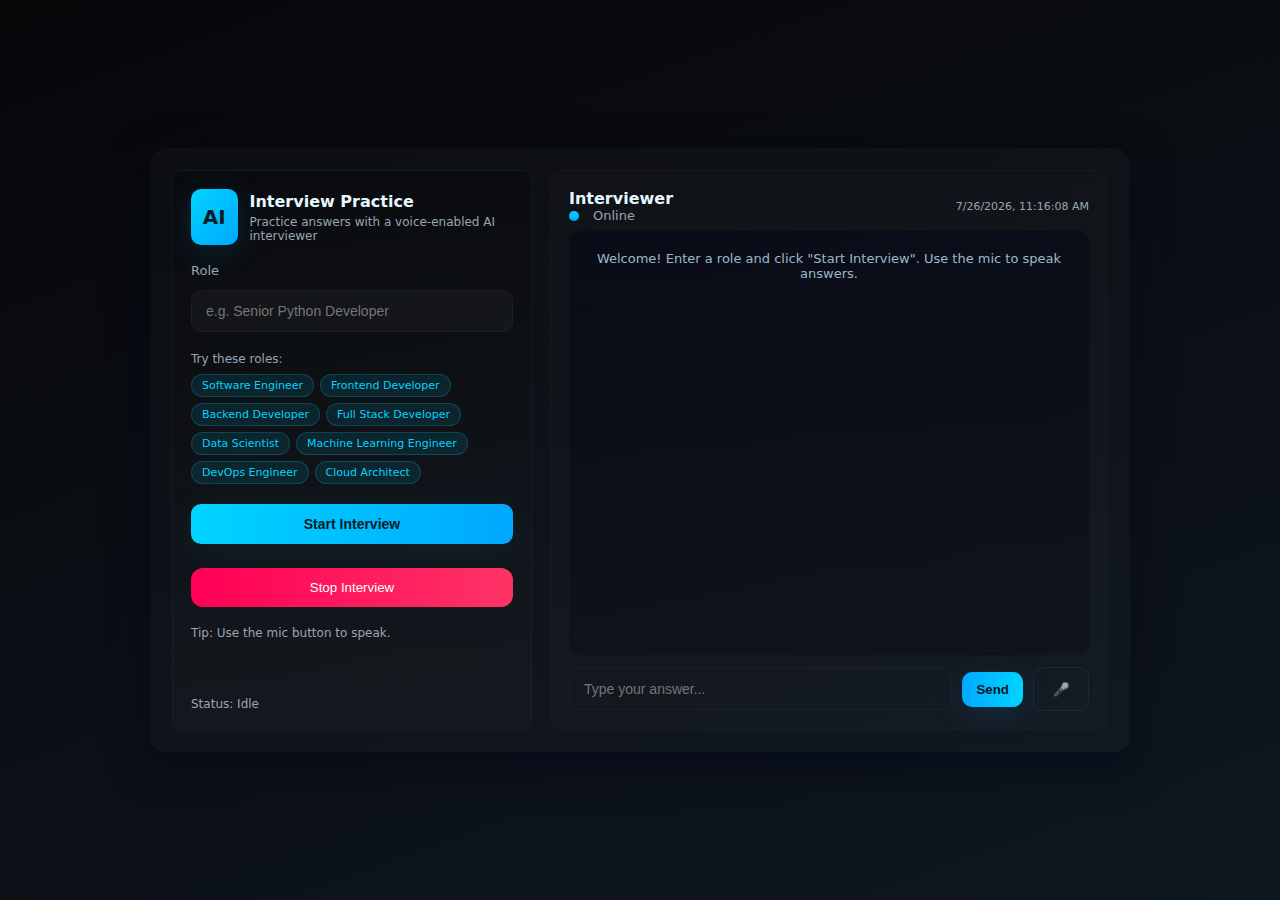
<file: frontend/index.html>
<!DOCTYPE html>
<html lang="en">
<head>
  <meta charset="utf-8" />
  <meta name="viewport" content="width=device-width,initial-scale=1" />
  <title>Interview Practice Partner — Neon</title>

  <!-- Neon / Cyber theme (black + neon blue) -->
  <style>
   :root{
  --bg-1:#07070a;        /* deep black */
  --bg-2:#0f1720;        /* slightly lighter */
  --panel:#0b1220;       /* panel dark */
  --neon:#00d4ff;        /* neon cyan/blue */
  --neon-2:#00a8ff;      /* slightly darker neon */
  --muted:#97a6b2;       /* muted grey */
  --accent-glow: 0 6px 40px rgba(0,212,255,0.08), inset 0 1px 0 rgba(255,255,255,0.02);
  --glass: rgba(255,255,255,0.03);
  --radius:12px;
  --shadow-lg: 0 12px 40px rgba(2,6,23,0.6);
  font-family: Inter, ui-sans-serif, system-ui, -apple-system, "Segoe UI", Roboto, "Helvetica Neue", Arial;
}

*{box-sizing:border-box}
html,body{height:100%;margin:0;background:linear-gradient(160deg,var(--bg-1) 0%,var(--bg-2) 100%);color:#e6f7ff}
.wrap{
  min-height:100vh;
  display:flex;
  align-items:center;
  justify-content:center;
  padding:36px;
  gap:24px;
}
/* Neon alert overlay */
.neon-alert-overlay {
    position: fixed;
    top:0; left:0; width:100%; height:100%;
    background: rgba(0,0,0,0.85);
    display:flex;
    justify-content:center;
    align-items:center;
    z-index:1000;
}

.neon-alert {
    background: rgba(0,0,0,0.95);
    border:1px solid #00d4ff;
    border-radius:16px;
    padding:24px;
    max-width: 360px;
    text-align:center;
    color:#fff;
}
.neon-alert-icon {
    font-size: 48px; /* make it bigger */
    color: #00d4ff;  /* neon color */
    margin-bottom: 10px;
}

.neon-alert button {
    background: linear-gradient(90deg,#00d4ff,#00a8ff);
    border:none;
    color:#04202a;
    padding:10px 18px;
    border-radius:12px;
    cursor:pointer;
    font-weight:700;
    margin-top:16px;
}

/* Card */
.card{
  width:980px;
  max-width:96%;
  background:linear-gradient(180deg, rgba(255,255,255,0.02), rgba(255,255,255,0.015));
  border-radius:16px;
  padding:22px;
  box-shadow:var(--shadow-lg);
  display:grid;
  grid-template-columns: 360px 1fr;
  gap:18px;
  overflow:hidden;
}

/* LEFT: controls / role / instructions */
.left{
  padding:18px;
  border-radius:12px;
  background:linear-gradient(180deg, rgba(0,0,0,0.22), rgba(255,255,255,0.02));
  border:1px solid rgba(0,168,255,0.08);
  display:flex;
  flex-direction:column;
  gap:12px;
  align-items:stretch;
}

.brand{
  display:flex;
  gap:12px;
  align-items:center;
}
.logo{
  width:56px;height:56px;border-radius:10px;
  background:linear-gradient(135deg,var(--neon),var(--neon-2));
  box-shadow:0 6px 30px rgba(0,168,255,0.16);
  display:flex;align-items:center;justify-content:center;font-weight:700;color:#041b23;font-size:20px;
}
.brand h2{margin:0;font-size:16px}
.brand p{margin:0;font-size:12px;color:var(--muted)}

label{font-size:13px;color:var(--muted);margin-top:6px}
input[type="text"]{
  padding:12px 14px;border-radius:10px;border:1px solid rgba(255,255,255,0.04);
  background:var(--glass);color:#eafcff;outline:none;font-size:14px;
  transition: box-shadow .18s, border-color .18s;
}
input[type="text"]:focus{
  box-shadow: 0 6px 30px rgba(0,212,255,0.06);
  border-color: rgba(0,212,255,0.28);
}

.start-btn{
  margin-top:8px;padding:12px;border-radius:10px;background:linear-gradient(90deg,var(--neon),var(--neon-2));
  color:#04202a;border:none;font-weight:700;cursor:pointer;font-size:14px;
  box-shadow:var(--accent-glow);
}
.note{font-size:12px;color:var(--muted);line-height:1.35}

/* Role Suggestions */
.suggestions {
    margin-top: 8px;
}

.suggestion-title {
    font-size: 12px;
    color: var(--muted);
    margin-bottom: 8px;
}

.suggestion-chips {
    display: flex;
    flex-wrap: wrap;
    gap: 6px;
}

.suggestion-chip {
    background: rgba(0, 212, 255, 0.1);
    border: 1px solid rgba(0, 212, 255, 0.2);
    border-radius: 16px;
    padding: 4px 10px;
    font-size: 11px;
    color: var(--neon);
    cursor: pointer;
    transition: all 0.3s ease;
}

.suggestion-chip:hover {
    background: rgba(0, 212, 255, 0.2);
    transform: translateY(-1px);
}

/* Right: chat column */
.right{
  padding:18px;border-radius:12px;background:linear-gradient(180deg, rgba(255,255,255,0.01), rgba(255,255,255,0.015));
  border:1px solid rgba(255,255,255,0.02);display:flex;flex-direction:column;height:560px;
}

.chat-header{
  display:flex;align-items:center;justify-content:space-between;margin-bottom:8px;
}
.chat-header h3{margin:0;font-size:16px}
.status{
  font-size:13px;color:var(--muted);display:flex;gap:8px;align-items:center;
}
.dot{
  width:10px;height:10px;border-radius:50%;
  background:linear-gradient(180deg,var(--neon),var(--neon-2));
  box-shadow:0 6px 18px rgba(0,212,255,0.12);
}

/* chat area */
#chat{
  flex:1;padding:14px;border-radius:10px;background:linear-gradient(180deg, rgba(2,6,23,0.5), rgba(2,6,23,0.3));
  overflow:auto; display:flex;flex-direction:column;gap:12px;
}

.msg{
  max-width:78%;padding:12px 14px;border-radius:12px;word-wrap:break-word;line-height:1.35;animation:slideUp 220ms ease;
}
@keyframes slideUp{from{opacity:0;transform:translateY(6px)}to{opacity:1;transform:none}}
.msg.agent{
  background:linear-gradient(180deg, rgba(4,20,28,0.5), rgba(4,20,28,0.3));
  border:1px solid rgba(0,168,255,0.06);
  color:#dff9ff;
  align-self:flex-start;
  box-shadow: 0 6px 24px rgba(0,0,0,0.45);
}
.msg.you{
  background:linear-gradient(180deg, rgba(255,255,255,0.06), rgba(255,255,255,0.02));
  color:#a9eeff;
  align-self:flex-end;
  border:1px solid rgba(255,255,255,0.04);
  box-shadow: 0 10px 30px rgba(0,0,0,0.45);
}

.meta{font-size:12px;color:var(--muted);margin-bottom:6px}
.assistant-name{display:flex;gap:8px;align-items:center;font-weight:700;color:var(--neon)}
.time{font-size:11px;color:var(--muted)}

/* input row */
.controls{
  margin-top:14px;display:flex;gap:10px;align-items:center;
}

.text-input{
  flex:1;display:flex;gap:8px;align-items:center;
}
.text-input input{
  width:100%;
  padding:12px 14px;border-radius:10px;border:1px solid rgba(255,255,255,0.03);
  background:transparent;color:#eaffff;font-size:14px;
}

.btn{
  padding:10px 14px;border-radius:10px;border:none;font-weight:700;cursor:pointer;
}

.send-btn{
  background:linear-gradient(90deg,var(--neon-2),var(--neon));
  color:#051a21;
  box-shadow: 0 8px 30px rgba(0,168,255,0.14);
}

.mic-btn{
  background:transparent;border:1px solid rgba(0,168,255,0.14);color:var(--neon);width:56px;height:44px;border-radius:10px;display:flex;align-items:center;justify-content:center;
}

.mic-btn.listening{
  background:linear-gradient(90deg,var(--neon),var(--neon-2));color:#041a21;box-shadow:0 12px 48px rgba(0,168,255,0.12);
  animation:micPulse 1.1s infinite;
}
@keyframes micPulse{
  0%{transform:translateY(0) scale(1)}
  50%{transform:translateY(-2px) scale(1.02)}
  100%{transform:translateY(0) scale(1)}
}

.typing{
  display:flex;gap:6px;align-items:center;padding:8px 10px;border-radius:10px;background:rgba(255,255,255,0.02);width:max-content;
}
.dot-anim{width:8px;height:8px;border-radius:50%;background:var(--neon);opacity:0.9;animation:bounce 1s infinite}
.dot-anim.two{animation-delay:0.12s}
.dot-anim.three{animation-delay:0.24s}
@keyframes bounce{0%{transform:translateY(0);opacity:0.4}50%{transform:translateY(-6px);opacity:1}100%{transform:translateY(0);opacity:0.4}}

/* Custom Neon Alert Styles */
.neon-alert-overlay {
    position: fixed;
    top: 0;
    left: 0;
    width: 100%;
    height: 100%;
    background: rgba(7, 7, 10, 0.85);
    backdrop-filter: blur(8px);
    display: flex;
    align-items: center;
    justify-content: center;
    z-index: 1000;
    animation: fadeIn 0.3s ease;
}

.neon-alert {
    background: linear-gradient(180deg, rgba(11, 18, 32, 0.95), rgba(15, 23, 32, 0.95));
    border: 1px solid rgba(0, 212, 255, 0.2);
    border-radius: 16px;
    padding: 28px;
    width: 380px;
    max-width: 90%;
    box-shadow: 
        0 20px 60px rgba(2, 6, 23, 0.8),
        0 0 0 1px rgba(0, 212, 255, 0.1),
        inset 0 1px 0 rgba(255, 255, 255, 0.05);
    animation: slideUpAlert 0.4s cubic-bezier(0.175, 0.885, 0.32, 1.275);
    position: relative;
    overflow: hidden;
}

.neon-alert::before {
    content: '';
    position: absolute;
    top: 0;
    left: 0;
    right: 0;
    height: 2px;
    background: linear-gradient(90deg, var(--neon), var(--neon-2));
    animation: pulseGlow 2s infinite;
}

.neon-alert-icon {
    width: 60px;
    height: 60px;
    margin: 0 auto 20px;
    background: linear-gradient(135deg, rgba(0, 212, 255, 0.1), rgba(0, 168, 255, 0.05));
    border: 1px solid rgba(0, 212, 255, 0.2);
    border-radius: 50%;
    display: flex;
    align-items: center;
    justify-content: center;
    font-size: 24px;
    color: var(--neon);
    box-shadow: 0 8px 32px rgba(0, 212, 255, 0.15);
}

.neon-alert h3 {
    margin: 0 0 12px 0;
    font-size: 18px;
    font-weight: 700;
    text-align: center;
    background: linear-gradient(90deg, var(--neon), var(--neon-2));
    -webkit-background-clip: text;
    -webkit-text-fill-color: transparent;
    background-clip: text;
}

.neon-alert p {
    margin: 0 0 24px 0;
    text-align: center;
    color: var(--muted);
    font-size: 14px;
    line-height: 1.5;
}

.neon-alert-buttons {
    display: flex;
    gap: 12px;
    justify-content: center;
}

.neon-alert-btn {
    padding: 12px 24px;
    border: none;
    border-radius: 10px;
    font-weight: 700;
    font-size: 14px;
    cursor: pointer;
    transition: all 0.3s ease;
    min-width: 100px;
}

.neon-alert-btn.confirm {
    background: linear-gradient(90deg, var(--neon), var(--neon-2));
    color: #04202a;
    box-shadow: var(--accent-glow);
}

.neon-alert-btn.confirm:hover {
    transform: translateY(-2px);
    box-shadow: 0 12px 40px rgba(0, 212, 255, 0.25);
}

.neon-alert-btn.confirm:active {
    transform: translateY(0);
}

@keyframes fadeIn {
    from { opacity: 0; }
    to { opacity: 1; }
}

@keyframes slideUpAlert {
    from { 
        opacity: 0;
        transform: translateY(30px) scale(0.95);
    }
    to { 
        opacity: 1;
        transform: translateY(0) scale(1);
    }
}

@keyframes pulseGlow {
    0%, 100% { opacity: 1; }
    50% { opacity: 0.7; }
}

/* small screens */
@media (max-width:880px){
  .card{grid-template-columns:1fr; width:95%}
  .left{order:2}
  .right{order:1;height:640px}
}
  </style>
</head>
<body>
  <div class="wrap">
    <div class="card" role="application" aria-label="Interview Practice Partner">
      <!-- LEFT -->
      <div class="left" aria-hidden="false">
        <div class="brand">
          <div class="logo">AI</div>
          <div>
            <h2>Interview Practice</h2>
            <p style="margin-top:4px;color:var(--muted)">Practice answers with a voice-enabled AI interviewer</p>
          </div>
        </div>

        <label for="role">Role</label>
        <input id="role" type="text" placeholder="e.g. Senior Python Developer">

        <!-- Role Suggestions -->
        <div class="suggestions">
          <div class="suggestion-title">Try these roles:</div>
          <div class="suggestion-chips" id="suggestionChips">
            <!-- Chips will be added by JavaScript -->
          </div>
        </div>

        <button id="startBtn" class="start-btn" title="Start interview session">Start Interview</button>
<!-- STOP INTERVIEW BUTTON -->
<button id="stopBtn" style="background: linear-gradient(90deg,#ff0055,#ff3366); color:#fff; padding:12px 20px; border:none; border-radius:12px; cursor:pointer; margin-top:12px;">
  Stop Interview
</button>

        <div class="note" style="margin-top:6px">
          Tip: Use the mic button to speak. 
        </div>

        <div style="margin-top:auto;font-size:12px;color:var(--muted)">
          <div style="display:flex;justify-content:space-between;align-items:center">
           
          </div>
          <div style="margin-top:10px;font-size:12px">Status: <span class="status-text" style="color:var(--muted)">Idle</span></div>
        </div>
      </div>

      <!-- RIGHT: Chat -->
      <div class="right" role="region" aria-live="polite">
        <div class="chat-header">
          <div>
            <h3>Interviewer</h3>
            <div class="status"><div class="dot" aria-hidden="true"></div><span style="color:var(--muted);margin-left:6px">Online</span></div>
          </div>
          <div class="time" id="localTime"></div>
        </div>

        <div id="chat" aria-atomic="false" aria-relevant="additions"></div>

        <div class="controls" style="margin-top:12px">
          <div class="text-input">
            <input id="userInput" type="text" placeholder="Type your answer...">
          </div>

          <button id="sendBtn" class="btn send-btn" aria-label="Send message">Send</button>
          <button id="micBtn" class="mic-btn" aria-label="Toggle microphone">🎤</button>
        </div>
      </div>

    </div>
  </div>

  <script>
// =========================================================
// Elements
// =========================================================
const roleInput = document.getElementById("role");
const startBtn = document.getElementById("startBtn");
const chatDiv = document.getElementById("chat");
const userInput = document.getElementById("userInput");
const sendBtn = document.getElementById("sendBtn");
const micBtn = document.getElementById("micBtn");
const statusText = document.querySelector('.status-text');
const localTime = document.getElementById('localTime');

// =========================================================
// Global variables
// =========================================================
let sessionId = null;
let isListening = false;

// =========================================================
// Update local time display
// =========================================================
function updateTime() { 
    localTime.textContent = new Date().toLocaleString(); 
}
setInterval(updateTime, 60 * 1000);
updateTime();

// =========================================================
// Stop all TTS
// =========================================================
function stopTTS() {
    speechSynthesis.cancel();
}

// =========================================================
// Speech Recognition Setup
// =========================================================
const SpeechRecognition = window.SpeechRecognition || window.webkitSpeechRecognition;
let recognition = null;

if (SpeechRecognition) {
    recognition = new SpeechRecognition();
    recognition.lang = "en-US";
    recognition.interimResults = false;
    recognition.continuous = false;   // CHANGED: Set to false to prevent auto-send

    recognition.onstart = () => {
        isListening = true;
        micBtn.classList.add("listening");
        micBtn.textContent = '●';
    };

    recognition.onend = () => {
        isListening = false;
        micBtn.classList.remove("listening");
        micBtn.textContent = '🎤';
    };

    recognition.onerror = (e) => {
        console.error("Speech Error:", e);
        appendSystem('Speech recognition error: ' + (e.error || 'unknown'));
    };

    recognition.onresult = (event) => {
        let transcript = "";

        for (let i = 0; i < event.results.length; i++) {
            transcript += event.results[i][0].transcript + " ";
        }

        userInput.value = transcript.trim();  // Only put text into input
        // NO AUTO SEND - user must click send button
    };
} else {
    alert("Speech Recognition not supported in this browser.");
    micBtn.disabled = true;
    appendSystem('Speech Recognition not supported in this browser.');
}

// =========================================================
// Custom Neon Alert
// =========================================================
function showNeonAlert(message, title = "Attention") {
    return new Promise((resolve) => {
        // Create overlay
        const overlay = document.createElement('div');
        overlay.className = 'neon-alert-overlay';
        
        // Create alert
        const alert = document.createElement('div');
        alert.className = 'neon-alert';
        alert.innerHTML = `
            <div class="neon-alert-icon">⚠️</div>
            <h3>${title}</h3>
            <p>${message}</p>
            <div class="neon-alert-buttons">
                <button class="neon-alert-btn confirm">Got it</button>
            </div>
        `;
        
        overlay.appendChild(alert);
        document.body.appendChild(overlay);
        
        // Focus the button for accessibility
        const confirmBtn = alert.querySelector('.confirm');
        confirmBtn.focus();
        
        // Handle confirm button click
        confirmBtn.addEventListener('click', () => {
            document.body.removeChild(overlay);
            resolve(true);
        });
        
        // Handle overlay click (close when clicking outside)
        overlay.addEventListener('click', (e) => {
            if (e.target === overlay) {
                document.body.removeChild(overlay);
                resolve(true);
            }
        });
        
        // Handle Escape key
        const handleKeydown = (e) => {
            if (e.key === 'Escape') {
                document.body.removeChild(overlay);
                document.removeEventListener('keydown', handleKeydown);
                resolve(true);
            }
        };
        
        document.addEventListener('keydown', handleKeydown);
    });
}

// =========================================================
// Role Validation
// =========================================================
function isValidRole(role) {
    if (!role || role.trim().length < 2) return false;
    
    const roleLower = role.toLowerCase().trim();
    
    // Common invalid inputs (names, greetings, etc.)
    const invalidPatterns = [
        // Common names and greetings
        /\b(hi|hello|hey|my name is|i am|this is)\b/i,
        /\b(mr|ms|mrs|dr|prof)\b\.?\s+\w+/i,
        // Single words that are likely names
        /\b(john|jane|smith|doe|alex|mike|david|sarah|emma|lucas)\b/i,
        // Too short or generic
        /^\w+$/i // Single word only
    ];
    
    // Check for invalid patterns
    for (const pattern of invalidPatterns) {
        if (pattern.test(roleLower)) {
            return false;
        }
    }
    
    // Check if it looks like a job role (positive patterns)
    const jobRoleIndicators = [
        // Job titles with common prefixes/suffixes
        /\b(senior|junior|lead|principal|staff|associate|assistant)\b/i,
        /\b(engineer|developer|analyst|manager|specialist|consultant|architect)\b/i,
        /\b(director|head|chief|officer|president|vice president)\b/i,
        /\b(designer|researcher|scientist|advisor|coordinator)\b/i,
        // Common role patterns
        /\w+\s+\w+/i, // At least two words
        /.+[eE]ngineer$/i,
        /.+[dD]eveloper$/i,
        /.+[mM]anager$/i,
        /.+[aA]nalyst$/i,
        /.+[dD]esigner$/i
    ];
    
    // If it matches at least one job role indicator, consider it valid
    for (const indicator of jobRoleIndicators) {
        if (indicator.test(roleLower)) {
            return true;
        }
    }
    
    // If it's a longer description that might be a role
    if (roleLower.split(/\s+/).length >= 3) {
        return true;
    }
    
    return false;
}

// =========================================================
// Get Role Suggestions
// =========================================================
function getRoleSuggestions() {
    return [
        "Software Engineer",
        "Frontend Developer",
        "Backend Developer",
        "Full Stack Developer",
        "Data Scientist",
        "Machine Learning Engineer",
        "DevOps Engineer",
        "Cloud Architect",
        "Product Manager",
        "Project Manager",
        "UX Designer",
        "UI Designer",
        "Data Analyst",
        "Business Analyst",
        "System Administrator",
        "Network Engineer",
        "Security Analyst",
        "QA Engineer",
        "Mobile Developer",
        "Web Developer",
        "Database Administrator",
        "Technical Lead",
        "Solution Architect",
        "Scrum Master",
        "Product Owner"
    ];
}

// =========================================================
// Initialize Role Suggestions
// =========================================================
function initializeRoleSuggestions() {
    const chipsContainer = document.getElementById('suggestionChips');
    if (!chipsContainer) return;
    
    const suggestions = getRoleSuggestions().slice(0, 8); // Show 8 suggestions
    
    chipsContainer.innerHTML = '';
    
    suggestions.forEach(role => {
        const chip = document.createElement('div');
        chip.className = 'suggestion-chip';
        chip.textContent = role;
        chip.title = `Click to use: ${role}`;
        
        chip.addEventListener('click', () => {
            roleInput.value = role;
            roleInput.focus();
        });
        
        chipsContainer.appendChild(chip);
    });
}

// =========================================================
// UI Helper Functions
// =========================================================
function appendMessage(sender, message, kind = 'agent') {
    const el = document.createElement('div');
    el.className = 'msg ' + (kind === 'you' ? 'you' : 'agent');
    el.innerHTML = `
        <div class="meta">
            <span class="assistant-name">${sender}</span> 
            <span class="time">${(new Date()).toLocaleTimeString()}</span>
        </div>
        <div class="content">${escapeHtml(message)}</div>
    `;
    chatDiv.appendChild(el);
    chatDiv.scrollTop = chatDiv.scrollHeight;
}

function appendTyping() {
    const el = document.createElement('div');
    el.className = 'msg agent typing-indicator';
    el.id = 'typing-id';
    el.innerHTML = `
        <div class="meta">
            <span class="assistant-name">Interviewer</span> 
            <span class="time">${(new Date()).toLocaleTimeString()}</span>
        </div>
        <div class="typing">
            <div class="dot-anim"></div>
            <div class="dot-anim two"></div>
            <div class="dot-anim three"></div>
        </div>
    `;
    chatDiv.appendChild(el);
    chatDiv.scrollTop = chatDiv.scrollHeight;
}

function removeTyping() {
    const t = document.getElementById('typing-id');
    if (t) t.remove();
}

function appendSystem(text) {
    const el = document.createElement('div');
    el.style.fontSize = '13px';
    el.style.color = '#9fb7c7';
    el.style.textAlign = 'center';
    el.style.margin = '6px 0';
    el.textContent = text;
    chatDiv.appendChild(el);
    chatDiv.scrollTop = chatDiv.scrollHeight;
}

function escapeHtml(unsafe) {
    return unsafe.replace(/[&<"'>]/g, 
        c => ({'&':'&amp;','<':'&lt;','>':'&gt;','"':'&quot;',"'":'&#039;'}[c])
    );
}

// =========================================================
// Start Interview
// =========================================================
startBtn.addEventListener("click", async () => {
    const role = roleInput.value.trim();
    
    // Validate role
    if (!role) {
        await showNeonAlert("Please enter a role to start the interview practice session.", "Role Required");
        roleInput.focus();
        return;
    }
    
    if (!isValidRole(role)) {
        const suggestions = getRoleSuggestions();
        const randomSuggestions = suggestions.sort(() => 0.5 - Math.random()).slice(0, 5);
        
        await showNeonAlert(
            `"${role}" doesn't look like a job role. Please enter a valid job position.<br><br>Try something like:<br>• ${randomSuggestions.join('<br>• ')}`,
            "Invalid Role"
        );
        roleInput.focus();
        roleInput.select();
        return;
    }

    startBtn.disabled = true;
    startBtn.textContent = "Starting...";
    statusText.textContent = "Starting...";

    try {
        const res = await fetch("http://127.0.0.1:8000/start", {
            method: "POST",
            headers: { "Content-Type": "application/json" },
            body: JSON.stringify({ role })
        });

        if (!res.ok) throw new Error('Backend start failed: ' + res.status);
        
        const data = await res.json();
        sessionId = data.session_id;

        appendMessage("Interviewer", data.reply, "agent");
        speak(data.reply);
        statusText.textContent = "Active";

    } catch (err) {
        console.error(err);
        appendSystem('Could not start interview. Check backend (http://127.0.0.1:8000).');
        statusText.textContent = "Error";
    } finally {
        startBtn.disabled = false;
        startBtn.textContent = "Start Interview";
    }
});

// Stop Interview button click
document.getElementById("stopBtn").addEventListener("click", async () => {
    const score = Math.floor(Math.random()*41)+60; // Example score
    const feedback = "Good answers! Focus more on explaining your thought process.";

    // Save to sessionStorage
    sessionStorage.setItem("practiceRole", role);
    sessionStorage.setItem("lastScore", score);
    sessionStorage.setItem("lastFeedback", feedback);

    // Show neon alert
    await showNeonAlert(`Your Score: ${score}<br>Feedback: ${feedback}`, "Interview Summary");

    // Redirect to home page
    window.location.href = "home.html";
});
// Initialize score tracking
let correctAnswers = 0;
let totalQuestions = 5;

// When sending a message or receiving an answer, update score
function evaluateAnswer(answer, expected) {
    if(answer.toLowerCase().includes(expected.toLowerCase())) {
        correctAnswers++;
    }
}



// Neon alert function
function showNeonAlert(message, title="Alert") {
    return new Promise(resolve => {
        const overlay = document.createElement("div");
        overlay.className = "neon-alert-overlay";
        overlay.innerHTML = `
            <div class="neon-alert">
                 <div class="neon-alert-icon">⚠️</div>
                <h3>${title}</h3>
                <p>${message}</p>
                <button id="alertOkBtn">OK</button>
            </div>
        `;
        document.body.appendChild(overlay);

        document.getElementById("alertOkBtn").onclick = () => {
            document.body.removeChild(overlay);
            resolve();
        };
    });
}


// =========================================================
// Send Message (Manual only)
// =========================================================
sendBtn.addEventListener("click", sendMessage);
userInput.addEventListener("keypress", (e) => { 
    if (e.key === "Enter") sendMessage(); 
});

function sendMessage() {
    const text = userInput.value.trim();
    if (!text || !sessionId) {
        if (!text) showNeonAlert("Please enter a message or use the mic to speak", "Message Required");
        return;
    }

    appendMessage("You", text, "you");
    userInput.value = "";

    // Show typing indicator
    appendTyping();
    statusText.textContent = "Thinking...";

    fetch("http://127.0.0.1:8000/message", {
        method: "POST",
        headers: { "Content-Type": "application/json" },
        body: JSON.stringify({ session_id: sessionId, text })
    })
    .then(res => {
        if (!res.ok) throw new Error('Server error: ' + res.status);
        return res.json();
    })
    .then(data => {
        removeTyping();
        appendMessage("Interviewer", data.reply, "agent");
        speak(data.reply);
        statusText.textContent = "Active";
    })
    .catch(err => {
        console.error(err);
        removeTyping();
        appendSystem('Network error while sending message.');
        statusText.textContent = "Error";
    });
}

// =========================================================
// Mic Toggle
// =========================================================
micBtn.addEventListener("click", () => {
    if (!recognition) {
        showNeonAlert("Speech recognition not available", "Microphone Error");
        return;
    }

    stopTTS(); // Stop speaking when mic starts

    if (!isListening) {
        try {
            recognition.start();
        } catch (e) {
            console.error("Error starting recognition:", e);
        }
    } else {
        recognition.stop();
    }
});

// =========================================================
// Browser TTS
// =========================================================
function speak(text) {
    stopTTS();
    const u = new SpeechSynthesisUtterance(text);
    u.lang = "en-US";
    u.rate = 0.95;
    u.pitch = 1;
    
    u.onerror = (event) => {
        console.error("TTS Error:", event);
    };
    
    speechSynthesis.speak(u);
}

// =========================================================
// Initialize with welcome message
// =========================================================
appendSystem('Welcome! Enter a role and click "Start Interview". Use the mic to speak answers.');

// Initialize role suggestions
initializeRoleSuggestions();

// Accessibility: keyboard focus
micBtn.addEventListener('keyup', (e) => { if (e.key === 'Enter') micBtn.click(); });
sendBtn.addEventListener('keyup', (e) => { if (e.key === 'Enter') sendBtn.click(); });
</script>
</body>
</html>
</file>
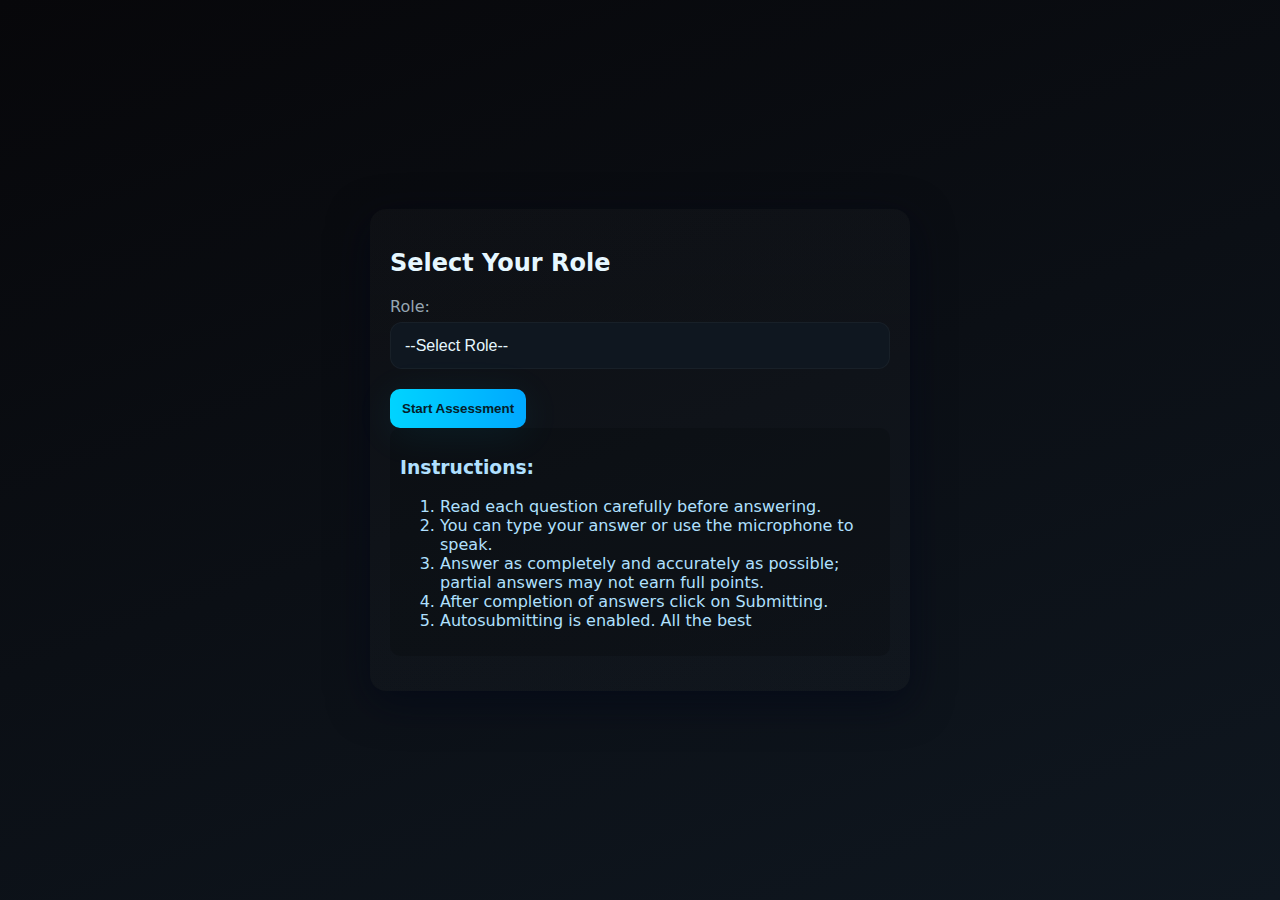
<file: frontend/assessment.html>
<!DOCTYPE html>
<html lang="en">
<head>
<meta charset="UTF-8">
<meta name="viewport" content="width=device-width, initial-scale=1.0">
<title>Assessment - Interview Portal</title>
<style>
:root {
  --bg-1:#07070a;
  --bg-2:#0f1720;
  --neon:#00d4ff;
  --neon-2:#00a8ff;
  --muted:#97a6b2;
  --glass: rgba(255,255,255,0.03);
  --radius:12px;
  --shadow-lg:0 12px 40px rgba(2,6,23,0.6);
  font-family: Inter, ui-sans-serif, system-ui, -apple-system, "Segoe UI", Roboto, "Helvetica Neue", Arial;
}
body{margin:0; min-height:100vh; display:flex; align-items:center; justify-content:center; background:linear-gradient(160deg,var(--bg-1), var(--bg-2)); color:#e6f7ff;}
.container{width:500px; max-width:95%; padding:20px; background:linear-gradient(180deg, rgba(255,255,255,0.02), rgba(255,255,255,0.015)); border-radius:16px; box-shadow:var(--shadow-lg);}
.hidden{display:none;}
label{display:block; margin-top:12px; color:var(--muted);}
select{width:100%; padding:10px; border-radius:10px; border:1px solid rgba(171, 225, 241, 0.04); background:var(--glass); color:#eafcff; margin-top:6px;}
button{margin-top:20px; padding:12px; border:none; border-radius:10px; cursor:pointer; background:linear-gradient(90deg,var(--neon),var(--neon-2)); color:#04202a; font-weight:700; box-shadow:0 6px 40px rgba(0,212,255,0.08);}
.timer{margin-top:10px; font-weight:bold; color:var(--neon);}
.feedback{margin-top:20px; padding:10px; background:rgba(0,0,0,0.15); border-radius:10px;}
.question{margin-top:20px; font-size:16px;}
#progressBar {
  transition: width 0.4s ease;
}

select {
  width: 100%;
  padding: 14px 18px;       /* bigger padding */
  font-size: 16px;          /* bigger text */
  border-radius: var(--radius);
  border: 1px solid rgba(0,212,255,0.2);
  background: rgba(1, 40, 43, 0.3);  /* darker background for visibility */
  color: #8cd7fa;           /* light text for contrast */
  margin-top: 6px;
  appearance: none;         /* remove default arrow styling */
  -webkit-appearance: none;
  -moz-appearance: none;
  text-align: left;         /* align text to left */
}
select {
  width: 100%;
  padding: 14px;
  border-radius: 12px;
  border: 1px solid rgba(255, 255, 255, 0.04);
  background-color: var(--bg-2);  /* Dark background */
  color: #e6f7ff;                 /* Light text */
  font-size: 16px;                 /* Bigger text */
  margin-top: 6px;
  appearance: none;                /* Remove default arrow for consistency */
}

select option {
  background-color: var(--bg-2);  /* Match dropdown background */
  color: #9cd4ee;                 /* Match text color */
  font-size: 16px;
}

/* Optional: Custom arrow */
select::-ms-expand { display: none; } /* Remove arrow in IE/Edge */

/* Optional: Custom dropdown arrow */
select::after {
  content: "▼";
  position: absolute;
  right: 12px;
  pointer-events: none;
  color: var(--neon);
}
/* Neon Alert Overlay */
.neon-alert-overlay {
    position: fixed;
    top: 0;
    left: 0;
    width: 100%;
    height: 100%;
    background: rgba(7, 7, 10, 0.85);
    backdrop-filter: blur(8px);
    display: flex;
    align-items: center;
    justify-content: center;
    z-index: 1000;
}

.neon-alert {
    background: linear-gradient(180deg, rgba(11, 18, 32, 0.95), rgba(15, 23, 32, 0.95));
    border: 1px solid rgba(0, 212, 255, 0.2);
    border-radius: 16px;
    padding: 28px;
    width: 380px;
    max-width: 90%;
    box-shadow: 
        0 20px 60px rgba(2, 6, 23, 0.8),
        0 0 0 1px rgba(0, 212, 255, 0.1),
        inset 0 1px 0 rgba(255, 255, 255, 0.05);
    display: flex;
    flex-direction: column;
    align-items: center;
    gap: 12px;
}

.neon-alert h3 {
    margin: 0;
    font-size: 18px;
    font-weight: 700;
    color: #00d4ff;
}

.neon-alert p {
    margin: 0;
    font-size: 14px;
    color: #97a6b2;
    text-align: center;
}

.neon-alert-btn {
    padding: 12px 24px;
    border-radius: 10px;
    font-weight: 700;
    font-size: 14px;
    cursor: pointer;
    border: none;
    background: linear-gradient(90deg, #00d4ff, #00a8ff);
    color: #04202a;
}

.neon-alert-icon {
    font-size: 48px;
    color: #00d4ff;
    margin-bottom: 10px;
}


</style>
</head>
<body>

<div class="container">
  
  <!-- Role Selection -->
  <div id="roleSelection">
    <h2>Select Your Role</h2>
    <label for="role">Role:</label>
    <select id="role">
      <option value="">--Select Role--</option>
      <option value="frontend">Frontend Developer</option>
      <option value="backend">Backend Developer</option>
      <option value="sales">Sales</option>
    </select>
    <button id="startAssessment">Start Assessment</button>
  </div>

  <!-- Assessment Questions -->
 <!-- Instructions -->
<div id="instructions" style="margin-bottom:15px; padding:10px; background: rgba(0,0,0,0.15); border-radius:10px; color:#b0e0ff;">
  <h3>Instructions:</h3>
  <ol>
    <li>Read each question carefully before answering.</li>
    <li>You can type your answer or use the microphone to speak.</li>
    <li>Answer as completely and accurately as possible; partial answers may not earn full points.</li>
    <li>After completion of answers click on Submitting.</li>
    <li>Autosubmitting is enabled. All the best</li>
  </ol>
</div>

<div id="assessmentSection" class="hidden">
    <!-- Progress Bar -->
<div id="progressContainer" style="width:100%; background: rgba(255,255,255,0.1); border-radius:10px; margin-bottom:15px; height:16px;">
  <div id="progressBar" style="width:0%; height:100%; background: var(--neon); border-radius:10px;"></div>
</div>

  <h2>Assessment</h2>
  <div class="timer">Time left: <span id="timeLeft">30</span>s</div>
  <div class="question" id="questionText"></div>

  <!-- Answer input -->
  <textarea id="answerInput" rows="3" placeholder="Speak or type your answer..." style="width:100%; margin-top:10px; padding:10px; border-radius:10px; border:1px solid rgba(171, 225, 241,0.2); background: rgba(1, 40, 43,0.3); color:#eafcff;"></textarea>

  <!-- Mic button -->
  <button id="micBtn" style="margin-top:10px; background:var(--neon); color:#04202a; font-weight:700;">🎤 Speak</button>

  <button id="submitAnswer">Submit Answer</button>
</div>


  <!-- Feedback Section -->
  <div id="feedbackSection" class="hidden">
    <h2>Assessment Complete</h2>
    <div class="feedback" id="feedbackText"></div>
    <button id="finishBtn">OK</button>
  </div>

</div>

<script>
const roleSelection = document.getElementById('roleSelection');
const assessmentSection = document.getElementById('assessmentSection');
const feedbackSection = document.getElementById('feedbackSection');

const startBtn = document.getElementById('startAssessment');
const submitAnswerBtn = document.getElementById('submitAnswer');
const finishBtn = document.getElementById('finishBtn');

const roleSelect = document.getElementById('role');
const questionText = document.getElementById('questionText');
const timeLeft = document.getElementById('timeLeft');
const feedbackText = document.getElementById('feedbackText');
const answerInput = document.getElementById('answerInput');
const micBtn = document.getElementById('micBtn');

let currentQuestion = 0;
let timer;
let userAnswers = [];
let recognizing = false;
let recognition;
let speechUnlocked = false;

// Must be called once on user gesture
function unlockSpeech() {
    if (!speechUnlocked) {
        const test = new SpeechSynthesisUtterance("Starting your assessment");
        speechSynthesis.speak(test);
        speechUnlocked = true;
    }
}

// Force-load voices properly
function loadVoices() {
    return new Promise(resolve => {
        let voices = speechSynthesis.getVoices();
        if (voices.length) {
            resolve(voices);
            return;
        }
        speechSynthesis.onvoiceschanged = () => resolve(speechSynthesis.getVoices());
    });
}

async function speakText(text) {
    if (!speechUnlocked) return; // prevent blocked playback

    await loadVoices();

    speechSynthesis.cancel();

    const utter = new SpeechSynthesisUtterance(text);
    utter.lang = "en-IN";
    utter.rate = 1;
    speechSynthesis.speak(utter);
}

// Example questions and correct answers
const questions = {
  frontend: [
    "What is the difference between var, let, and const in JavaScript?",
    "Explain event bubbling in JS.",
    "What is the virtual DOM?",
    "Difference between inline and block elements?",
    "What is CSS Flexbox?",
    "Explain CSS Grid.",
    "What are Promises in JS?",
    "Difference between == and ===?",
    "What is React Hook?",
    "Explain CORS."
  ],
  backend: [
    "Explain RESTful API.",
    "Difference between SQL and NoSQL.",
    "What is a middleware?",
    "What is authentication vs authorization?",
    "Explain MVC architecture.",
    "What is a database index?",
    "Difference between GET and POST requests.",
    "What is JWT?",
    "Explain caching in backend.",
    "What is a web server?"
  ],
  sales: [
    "What is B2B sales?",
    "Explain CRM.",
    "What is lead generation?",
    "Difference between inbound and outbound sales?",
    "What is cold calling?",
    "Explain sales funnel.",
    "How do you handle objections?",
    "What is upselling?",
    "Explain customer retention.",
    "How do you close a deal?"
  ]
};

const correctAnswers = {
  frontend: [
    "var, let, const: var is function-scoped, let/const are block-scoped; const cannot be reassigned",
    "Event bubbling is when an event propagates from child to parent elements",
    "Virtual DOM is a lightweight copy of real DOM used by frameworks like React",
    "Inline elements do not start on a new line; block elements do",
    "Flexbox is CSS layout model for aligning items in rows/columns",
    "CSS Grid is for 2D layouts with rows and columns",
    "Promises represent asynchronous operations in JS",
    "== checks value, === checks value and type",
    "React Hook is a function that lets you use state or lifecycle features",
    "CORS is Cross-Origin Resource Sharing, controls access to resources"
  ],
  backend: [
    "RESTful API is an API that uses HTTP requests for CRUD operations",
    "SQL is relational, NoSQL is non-relational",
    "Middleware is software that runs between request and response",
    "Authentication verifies identity; authorization checks permissions",
    "MVC is Model-View-Controller architecture",
    "Database index improves query performance",
    "GET requests fetch data; POST requests send data",
    "JWT is JSON Web Token for authentication",
    "Caching stores data temporarily to improve performance",
    "Web server handles HTTP requests and serves content"
  ],
  sales: [
    "B2B sales is business to business",
    "CRM is Customer Relationship Management",
    "Lead generation is finding potential customers",
    "Inbound sales respond to leads; outbound sales initiate contact",
    "Cold calling is calling potential customers without prior contact",
    "Sales funnel represents customer journey from awareness to purchase",
    "Handling objections is addressing customer concerns",
    "Upselling is selling a higher-value product",
    "Customer retention is keeping existing customers loyal",
    "Closing a deal is finalizing a sale"
  ]
};

// Start assessment
startBtn.addEventListener("click", async () => {
    unlockSpeech();
    const role = roleSelect.value.trim();

    // Role not selected → show neon alert
    if (!role) {
        await showNeonAlert("Please select a role before starting.", "Role Required");
        return;
    }

    currentQuestion = 0;
    userAnswers = [];

    // show question section
    roleSelection.classList.add("hidden");
    assessmentSection.classList.remove("hidden");

    showQuestion();
});

function speakText(text) {
    const utterance = new SpeechSynthesisUtterance(text);
    utterance.rate = 1;          // speed (1 = normal)
    utterance.pitch = 1;         // tone
    utterance.volume = 1;        // loudness
    speechSynthesis.cancel();    // stop previous speech if any
    speechSynthesis.speak(utterance);
}
let voicesLoaded = false;

function loadVoices() {
    return new Promise(resolve => {
        let voices = speechSynthesis.getVoices();

        if (voices.length !== 0) {
            voicesLoaded = true;
            resolve(voices);
            return;
        }

        // Chrome loads voices asynchronously
        speechSynthesis.onvoiceschanged = () => {
            voicesLoaded = true;
            resolve(speechSynthesis.getVoices());
        };
    });
}

async function speakText(text) {
    if (!voicesLoaded) {
        await loadVoices();
    }

    speechSynthesis.cancel(); // stop previous speech

    const utter = new SpeechSynthesisUtterance(text);
    utter.rate = 1;
    utter.pitch = 1;
    utter.volume = 1;

    // optional: choose English-India voice if available
    const voices = speechSynthesis.getVoices();
    const indianVoice = voices.find(v => v.lang.includes("en-IN"));
    if (indianVoice) utter.voice = indianVoice;

    speechSynthesis.speak(utter);
}


// Show question
function showQuestion() {
  const role = roleSelect.value;
  
  // Check if all questions are done
  if (currentQuestion >= questions[role].length) {
    showFeedback();
    return;
  }

  // Show the current question
  const question = questions[role][currentQuestion];
questionText.textContent = question;

setTimeout(() => {
    speakText(question);   // 🔥 guaranteed to work after unlock
}, 200); // small delay helps Chrome start TTS


  // Start the timer
  startTimer();

  // Update progress bar
  const totalQuestions = questions[role].length;
  const progressPercent = ((currentQuestion) / totalQuestions) * 100;
  document.getElementById('progressBar').style.width = progressPercent + "%";
}

function showNeonAlert(message, title = "Alert") {
    return new Promise((resolve) => {
        const overlay = document.createElement('div');
        overlay.className = 'neon-alert-overlay';

        const alert = document.createElement('div');
        alert.className = 'neon-alert';
        alert.innerHTML = `
            <div class="neon-alert-icon">⚠️</div>
            <h3>${title}</h3>
            <p>${message}</p>
            <button class="neon-alert-btn confirm">Got it</button>
        `;

        overlay.appendChild(alert);
        document.body.appendChild(overlay);

        const confirmBtn = alert.querySelector('.confirm');

        confirmBtn.addEventListener('click', () => {
            document.body.removeChild(overlay);
            resolve(true);
        });

        overlay.addEventListener('click', (e) => {
            if (e.target === overlay) {
                document.body.removeChild(overlay);
                resolve(true);
            }
        });

        document.addEventListener('keydown', function esc(e) {
            if (e.key === "Escape") {
                document.body.removeChild(overlay);
                document.removeEventListener('keydown', esc);
                resolve(true);
            }
        });
    });
}

// Timer
function startTimer() {
  let time = 30;
  clearInterval(timer);
  timer = setInterval(() => {
    time--;
    timeLeft.textContent = time;
    if (time <= 0) {
      clearInterval(timer);
      saveAnswer(""); // save empty answer if timeout
      nextQuestion();
    }
  }, 1000);
}

// Speech Recognition
if ('webkitSpeechRecognition' in window || 'SpeechRecognition' in window) {
  const SpeechRecognition = window.SpeechRecognition || window.webkitSpeechRecognition;
  recognition = new SpeechRecognition();
  recognition.lang = 'en-US';
  recognition.interimResults = true;
  recognition.maxAlternatives = 1;

  recognition.onresult = (event) => {
    const speech = Array.from(event.results).map(r => r[0].transcript).join('');
    answerInput.value = speech;
  };

  recognition.onend = () => {
    recognizing = false;
    micBtn.textContent = "🎤 Speak";
  };

  micBtn.addEventListener('click', () => {
    if (recognizing) recognition.stop();
    else {
      recognition.start();
      recognizing = true;
      micBtn.textContent = "⏹ Stop";
    }
  });
}

// Save answer
function saveAnswer(ans) {
  userAnswers.push(ans);
}

// Next question
function nextQuestion() {
  clearInterval(timer);
  currentQuestion++;
  showQuestion();
}

// Submit answer
submitAnswerBtn.addEventListener('click', () => {
  if (recognition) recognition.stop();
  const ans = answerInput.value.trim();
  saveAnswer(ans);
  answerInput.value = "";

  const role = roleSelect.value;
  if (currentQuestion >= questions[role].length - 1) {
    showFeedback();
  } else {
    currentQuestion++;
    showQuestion();
  }
});

// Show feedback
function showFeedback() {
    document.getElementById("instructions").style.display = "none";

  clearInterval(timer);
  assessmentSection.classList.add('hidden');
  feedbackSection.classList.remove('hidden');

  const role = roleSelect.value;
  const answers = correctAnswers[role];
  let totalScore = 0;
  let feedbackHTML = "<ol>";

  userAnswers.forEach((ans, i) => {
    const userAnswer = (ans || "").toLowerCase();
    const correctAnswer = answers[i].toLowerCase();
  // Split correct answer into keywords
const keywords = correctAnswer.split(/[\s,.;]+/).filter(w => w.length > 2); // ignore tiny words
let matchedCount = 0;

// Count how many keywords are present in user answer
keywords.forEach(word => {
  if (userAnswer.includes(word)) matchedCount++;
});

// Match only if user covers at least 50% of keywords
const matchThreshold = 0.5; // 50%
const matched = (matchedCount / keywords.length) >= matchThreshold;

if (matched) totalScore++;

    feedbackHTML += `<li>
      <strong>Q:</strong> ${questions[role][i]}<br>
      <strong>Your Answer:</strong> ${ans || "<em>No answer</em>"}<br>
      <strong>Correct Answer:</strong> ${answers[i]}<br>
      <strong>${matched ? "✅ Correct" : "❌ Incorrect"}</strong>
    </li>`;
  });

  feedbackHTML += "</ol>";
  feedbackHTML += `<p><strong>Total Score:</strong> ${totalScore} / ${answers.length} (${totalScore * 10}%)</p>`;
sessionStorage.setItem("lastRole", role);
sessionStorage.setItem("lastScore", totalScore + " / " + answers.length);
sessionStorage.setItem("lastPercentage", (totalScore * 10) + "%");



  feedbackText.innerHTML = feedbackHTML;
  
}

// Finish
finishBtn.addEventListener('click', () => {
  window.location.href = 'home.html';
});

</script>
</body>
</html>
</file>
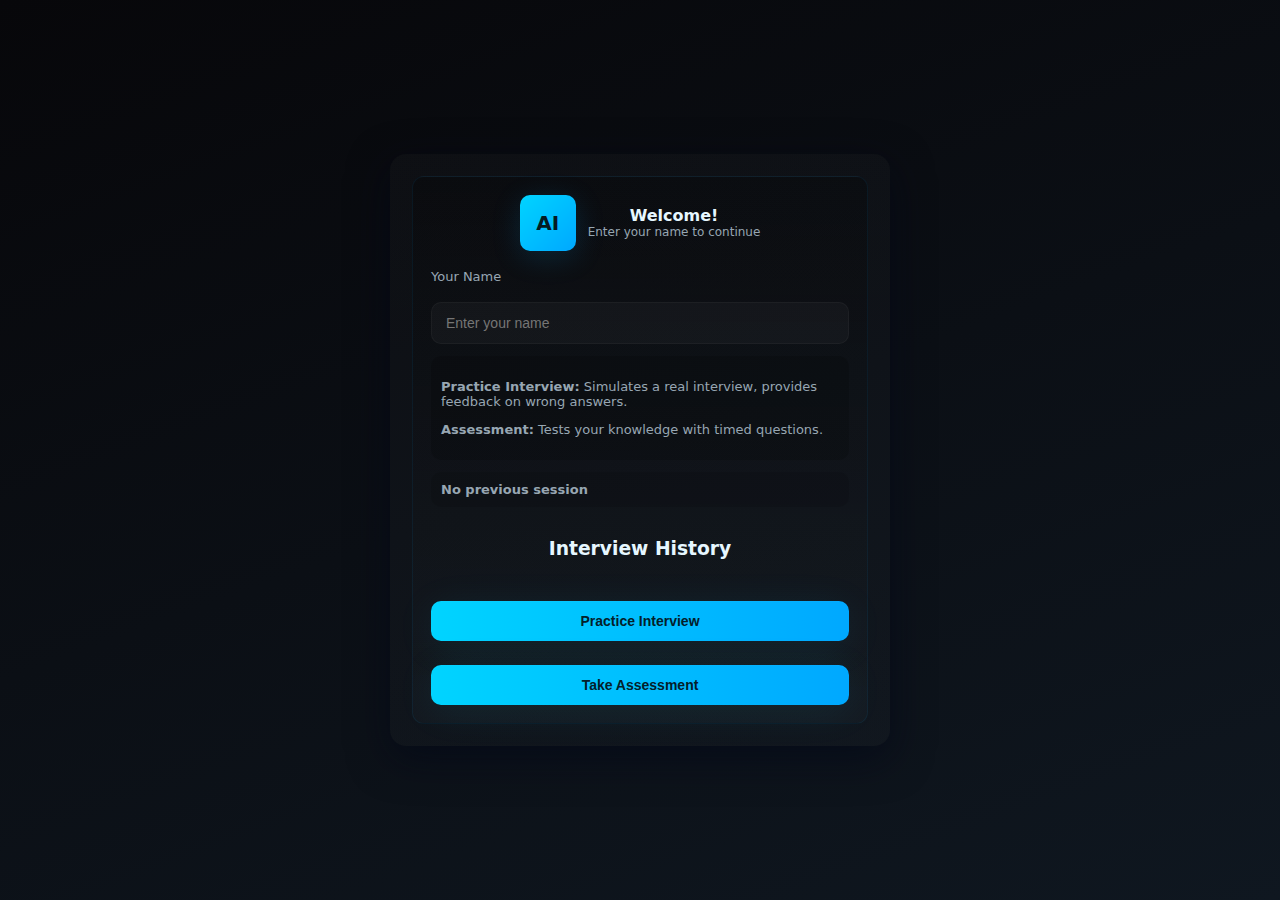
<file: frontend/home.html>
<!DOCTYPE html>
<html lang="en">
<head>
<meta charset="UTF-8" />
<meta name="viewport" content="width=device-width, initial-scale=1.0" />
<title>Welcome - Interview Portal</title>
<style>
:root{
  --bg-1:#07070a;
  --bg-2:#0f1720;
  --panel:#0b1220;
  --neon:#00d4ff;
  --neon-2:#00a8ff;
  --muted:#97a6b2;
  --accent-glow: 0 6px 40px rgba(0,212,255,0.08), inset 0 1px 0 rgba(255,255,255,0.02);
  --glass: rgba(255,255,255,0.03);
  --radius:12px;
  --shadow-lg: 0 12px 40px rgba(2,6,23,0.6);
  font-family: Inter, ui-sans-serif, system-ui, -apple-system, "Segoe UI", Roboto, "Helvetica Neue", Arial;
}
*{box-sizing:border-box}
html,body{height:100%;margin:0;background:linear-gradient(160deg,var(--bg-1) 0%,var(--bg-2) 100%);color:#e6f7ff}
.wrap{
  min-height:100vh;
  display:flex;
  align-items:center;
  justify-content:center;
  padding:36px;
}
.card{
  width:500px;
  max-width:95%;
  background:linear-gradient(180deg, rgba(255,255,255,0.02), rgba(255,255,255,0.015));
  border-radius:16px;
  padding:22px;
  box-shadow:var(--shadow-lg);
  display:flex;
  flex-direction:column;
  gap:20px;
}
.left{
  padding:18px;
  border-radius:12px;
  background:linear-gradient(180deg, rgba(0,0,0,0.22), rgba(255,255,255,0.02));
  border:1px solid rgba(0,168,255,0.08);
  display:flex;
  flex-direction:column;
  gap:12px;
  align-items:stretch;
  text-align:center;
}
.brand{
  display:flex;
  gap:12px;
  align-items:center;
  justify-content:center;
}
.logo{
  width:56px;height:56px;border-radius:10px;
  background:linear-gradient(135deg,var(--neon),var(--neon-2));
  box-shadow:0 6px 30px rgba(0,168,255,0.16);
  display:flex;align-items:center;justify-content:center;font-weight:700;color:#041b23;font-size:20px;
}
.brand h2{margin:0;font-size:16px}
.brand p{margin:0;font-size:12px;color:var(--muted)}
label{font-size:13px;color:var(--muted);margin-top:6px;text-align:left;}
input[type="text"]{
  padding:12px 14px;border-radius:10px;border:1px solid rgba(255,255,255,0.04);
  background:var(--glass);color:#eafcff;outline:none;font-size:14px;
  transition: box-shadow .18s, border-color .18s;
  width:100%;
  margin-top:6px;
}
input[type="text"]:focus{
  box-shadow: 0 6px 30px rgba(0,212,255,0.06);
  border-color: rgba(0,212,255,0.28);
}
.start-btn{
  margin-top:12px;padding:12px;border-radius:10px;background:linear-gradient(90deg,var(--neon),var(--neon-2));
  color:#04202a;border:none;font-weight:700;cursor:pointer;font-size:14px;
  box-shadow:var(--accent-glow);
  transition: all 0.2s ease;
}
.start-btn:hover{
  transform: translateY(-2px);
  box-shadow: 0 12px 40px rgba(0,212,255,0.25);
}
.start-btn:active{
  transform: translateY(0);
}
.instructions{
  background: rgba(0, 0, 0, 0.15);
  border-radius: 10px;
  padding: 10px;
  font-size: 13px;
  color: var(--muted);
  text-align:left;
}
.history{
  background: rgba(0, 0, 0, 0.1);
  border-radius: 10px;
  padding: 10px;
  font-size: 13px;
  color: var(--muted);
  text-align:left;
}
@media (max-width:500px){
  .card{width:95%;}
}
</style>
</head>
<body>
<div class="wrap">
  <div class="card">
    <div class="left">
      <div class="brand">
        <div class="logo">AI</div>
        <div>
          <h2>Welcome!</h2>
          <p style="color:var(--muted)">Enter your name to continue</p>
        </div>
      </div>

      <label for="candidateName">Your Name</label>
      <input type="text" id="candidateName" placeholder="Enter your name">

      <div class="instructions">
        <p><strong>Practice Interview:</strong> Simulates a real interview, provides feedback on wrong answers.</p>
        <p><strong>Assessment:</strong> Tests your knowledge with timed questions.</p>
      </div>

      <div class="history" id="history"></div>
<div id="historySection">
    <h3>Interview History</h3>
    <ul id="historyList"></ul>
</div>

      <button id="practiceBtn" class="start-btn">Practice Interview</button>
      <button id="assessmentBtn" class="start-btn">Take Assessment</button>
    </div>
  </div>
</div>

<script>const practiceBtn = document.getElementById('practiceBtn');
const assessmentBtn = document.getElementById('assessmentBtn');
const candidateName = document.getElementById('candidateName');
const historyDiv = document.getElementById('history');

/* ---------------------- SPEECH ---------------------- */
function speakText(text) {
    const utterance = new SpeechSynthesisUtterance(text);
    utterance.rate = 1;
    utterance.pitch = 1;
    speechSynthesis.speak(utterance);
}

/* ---------------------- SAVE SESSION ---------------------- */
function saveSession(option) {
    const time = new Date().toLocaleString();
    sessionStorage.setItem('lastOption', option);
    sessionStorage.setItem('lastTime', time);
}

/* ---------------------- DISPLAY HOME HISTORY ---------------------- */
window.addEventListener("DOMContentLoaded", () => {
    const practiceList = document.getElementById("practiceHistoryList");
    const assessmentList = document.getElementById("assessmentHistoryList");

    /* ---------- PRACTICE INTERVIEW HISTORY ---------- */
    const lastPracticeScore = sessionStorage.getItem("lastScore");
    const lastPracticeFeedback = sessionStorage.getItem("lastFeedback");

    if (lastPracticeScore && lastPracticeFeedback) {
        const li = document.createElement("li");
        li.innerHTML = `
            Practice Interview — 
            Score: <strong>${lastPracticeScore}</strong> — 
            Feedback: ${lastPracticeFeedback}
        `;
        practiceList.appendChild(li);

        sessionStorage.removeItem("lastScore");
        sessionStorage.removeItem("lastFeedback");
    }

    /* ---------- ASSESSMENT HISTORY ---------- */
    const assessmentRole = sessionStorage.getItem("assessmentRole");
    const assessmentScore = sessionStorage.getItem("assessmentScore");

    if (assessmentRole && assessmentScore) {
        const li = document.createElement("li");
        li.innerHTML = `
            Assessment — 
            Role: <strong>${assessmentRole}</strong> — 
            Score: <strong>${assessmentScore}</strong>
        `;
        assessmentList.appendChild(li);

        sessionStorage.removeItem("assessmentRole");
        sessionStorage.removeItem("assessmentScore");
    }
});

/* ---------------------- LAST SESSION DISPLAY ---------------------- */
function displayHistory() {
    const lastOption = sessionStorage.getItem('lastOption');
    const lastTime = sessionStorage.getItem('lastTime');

    if (lastOption && lastTime) {
        historyDiv.innerHTML = `<strong>Last Session:</strong> ${lastOption} at ${lastTime}`;
    } else {
        historyDiv.innerHTML = `<strong>No previous session</strong>`;
    }
}
displayHistory();

/* ---------------------- PRACTICE BUTTON ---------------------- */
practiceBtn.addEventListener('click', async () => {
    const name = candidateName.value.trim();
    if (!name) {
        await showNeonAlert("Please enter your name.", "Name Required");
        candidateName.focus();
        return;
    }

    speakText(`Welcome ${name}! You have selected Practice Interview.`);
    sessionStorage.setItem('candidateName', name);
    saveSession("Practice Interview");

    setTimeout(() => {
        window.location.href = 'index.html';
    }, 3000);
});

/* ---------------------- ASSESSMENT BUTTON ---------------------- */
assessmentBtn.addEventListener('click', async () => {
    const name = candidateName.value.trim();
    if (!name) {
        await showNeonAlert("Please enter your name.", "Name Required");
        candidateName.focus();
        return;
    }

    speakText(`Welcome ${name}! You have selected Assessment.`);
    sessionStorage.setItem('candidateName', name);
    saveSession("Assessment");

    setTimeout(() => {
        window.location.href = 'assessment.html';
    }, 3000);
});
// --- Assessment History ---
const aRole = sessionStorage.getItem("lastRole");
const aScore = sessionStorage.getItem("lastScore");
const aPercent = sessionStorage.getItem("lastPercentage");

if (aRole && aScore) {
    const li = document.createElement("li");
    li.innerHTML = `
        Assessment — 
        <strong>Role:</strong> ${aRole} — 
        <strong>Score:</strong> ${aScore} (${aPercent})
    `;
    historyList.appendChild(li);

    // Clear after displaying once
    sessionStorage.removeItem("lastRole");
    sessionStorage.removeItem("lastScore");
    sessionStorage.removeItem("lastPercentage");
}

</script>
</body>
</html>
</file>
